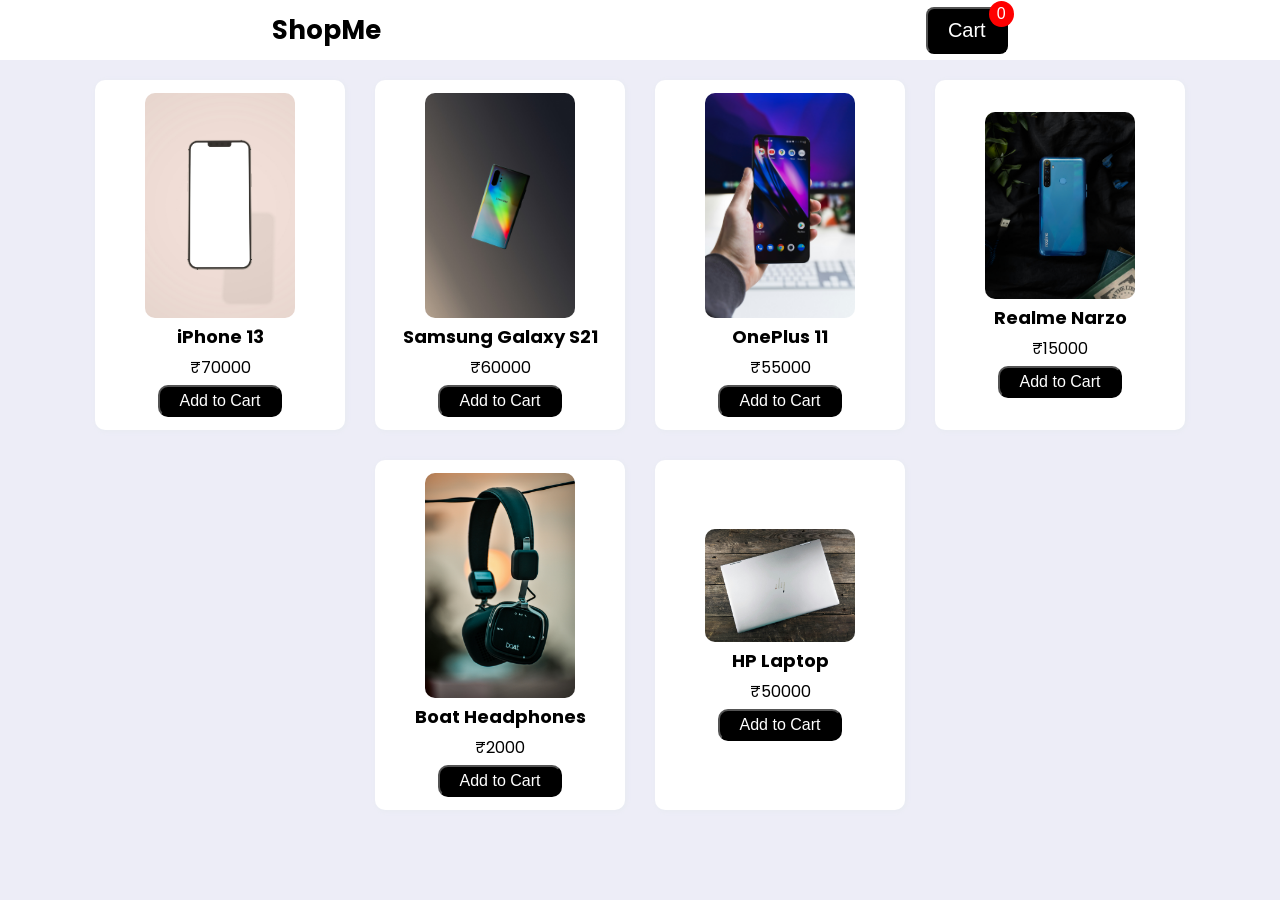
<file: CommerceCart/index.html>
<!DOCTYPE html>
<html lang="en">
  <head>
    <meta charset="UTF-8" />
    <meta name="viewport" content="width=device-width, initial-scale=1.0" />
    <link rel="preconnect" href="https://fonts.googleapis.com" />
    <link rel="preconnect" href="https://fonts.gstatic.com" crossorigin />
    <link
      href="https://fonts.googleapis.com/css2?family=Poppins:ital,wght@0,100;0,200;0,300;0,400;0,500;0,600;0,700;0,800;0,900;1,100;1,200;1,300;1,400;1,500;1,600;1,700;1,800;1,900&display=swap"
      rel="stylesheet"
    />
    <link rel="stylesheet" href="style.css" />
    <title>E Commerce Cart</title>
  </head>
  <body>
    <div class="main">
      <div class="header">
        <div class="header-logo">ShopMe</div>
        <button id="cart-header-btn"><span id="card-count">2</span>Cart</button>
      </div>
      <div class="content"></div>
    </div>
    <script src="script.js"></script>
  </body>
</html>
</file>
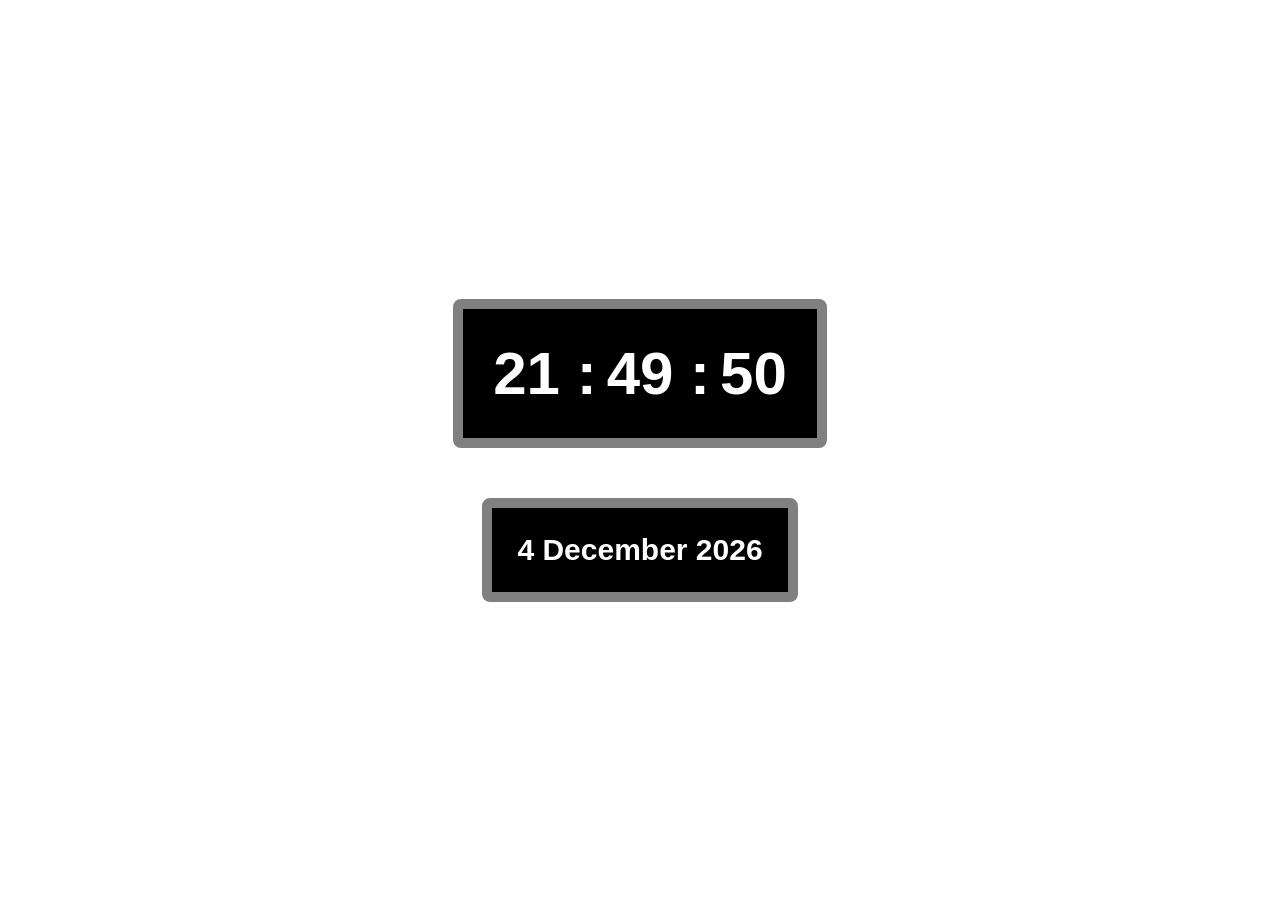
<file: DigitalClock/index.html>
<!DOCTYPE html>
<html lang="en">
  <head>
    <meta charset="UTF-8" />
    <meta name="viewport" content="width=device-width, initial-scale=1.0" />
    <link rel="stylesheet" href="style.css" />
    <title>Digital Clock</title>
  </head>
  <body>
    <div class="main">
      <div class="digit-text" id="digit-hours">00 :</div>
      <div class="digit-text" id="digit-minutes">00 :</div>
      <div class="digit-text" id="digit-seconds">00</div>
    </div>
    <div class="display-month-year">
      <h1 id="display-date-month-year-el">11 March 2024</h1>
    </div>
    <script src="script.js"></script>
  </body>
</html>
</file>
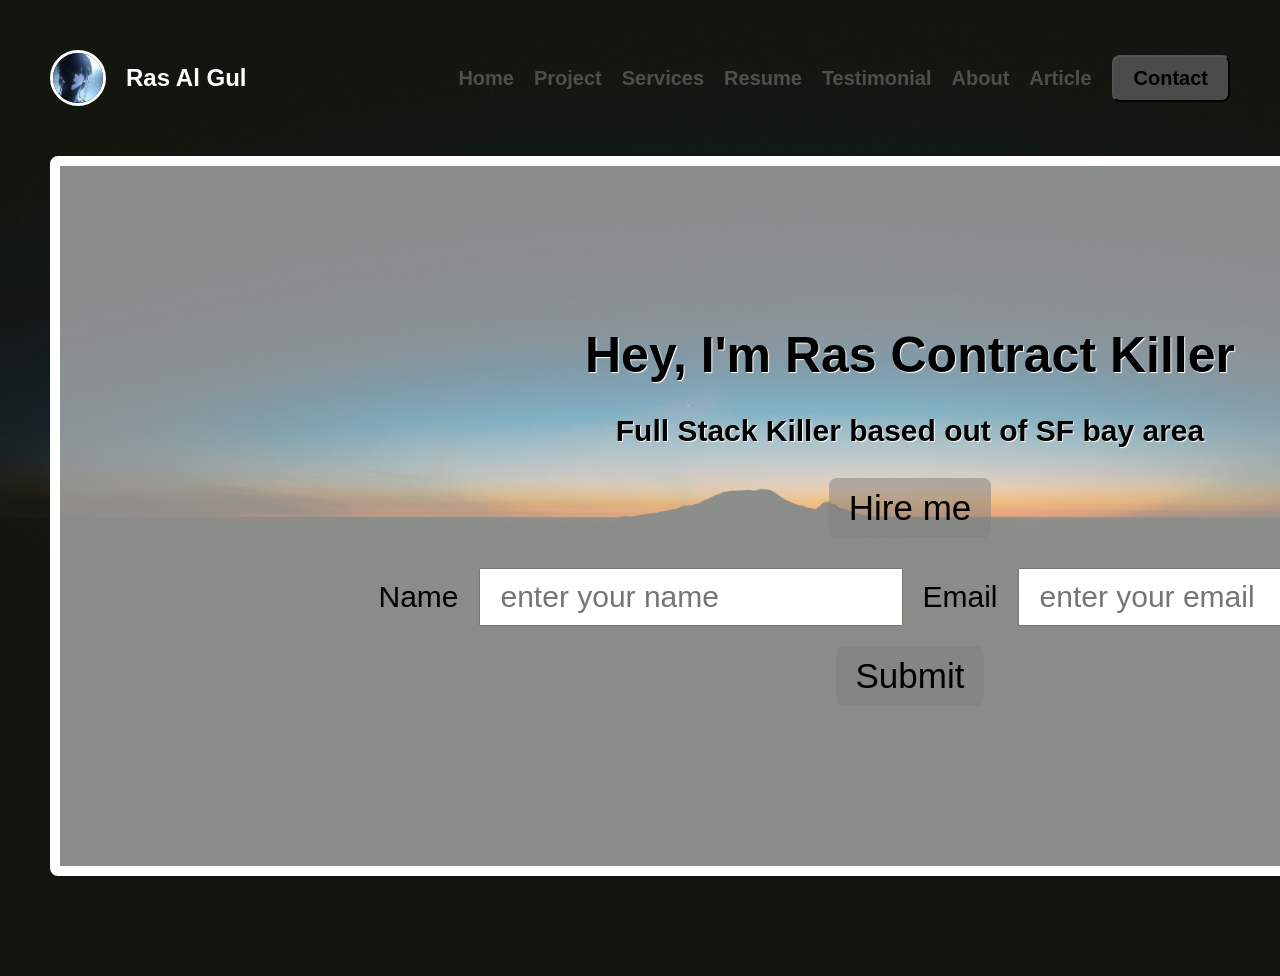
<file: FormvalidateJS/index.html>
<!DOCTYPE html>
<html lang="en">
  <head>
    <meta charset="UTF-8" />
    <meta name="viewport" content="width=device-width, initial-scale=1.0" />
    <link rel="stylesheet" href="styles.css" />
    <title>Portfolio</title>
  </head>
  <body>
    <nav class="nav-section">
      <div class="nav-logo-section">
        <img src="images/pfp.jpeg" alt="dark profile picture" />
        <h1>Ras Al Gul</h1>
      </div>
      <div class="nav-infos">
        <a href="#home">Home</a>
        <a href="#project">Project</a>
        <a href="#services">Services</a>
        <a href="#resume">Resume</a>
        <a href="#testimonal">Testimonial</a>
        <a href="#about">About</a>
        <a href="#article">Article</a>
        <button>Contact</button>
      </div>
    </nav>
    <div class="hero">
      <h1>Hey, I'm Ras Contract Killer</h1>
      <h3>Full Stack Killer based out of SF bay area</h3>
      <button>Hire me</button>
      <form
        action=""
        name="myForm"
        onsubmit="return validateForm()"
        method="post"
      >
        <div>
          <label for="name">Name</label>
          <input
            type="text"
            name="name"
            id="name-el"
            placeholder="enter your name"
          />
          <label for="email">Email</label>
          <input
            type="email"
            name="email"
            id="email-el"
            placeholder="enter your email"
          />
        </div>

        <button type="submit">Submit</button>
      </form>
    </div>

    <script src="script.js"></script>
  </body>
</html>
</file>
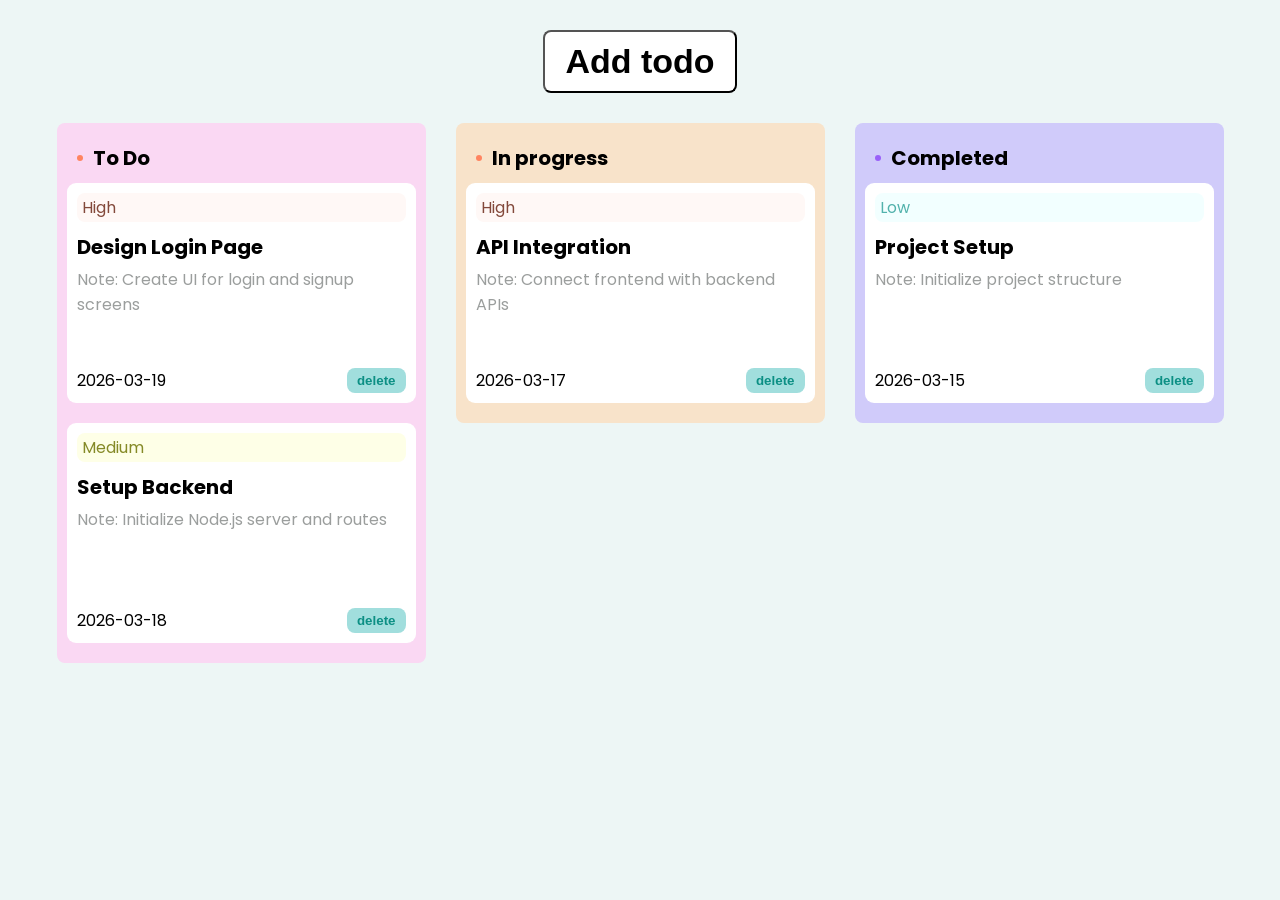
<file: KanbanBoard/index.html>
<!DOCTYPE html>
<html lang="en">
  <head>
    <meta charset="UTF-8" />
    <meta name="viewport" content="width=device-width, initial-scale=1.0" />
    <link rel="preconnect" href="https://fonts.googleapis.com" />
    <link rel="preconnect" href="https://fonts.gstatic.com" crossorigin />
    <link
      href="https://fonts.googleapis.com/css2?family=Poppins:ital,wght@0,100;0,200;0,300;0,400;0,500;0,600;0,700;0,800;0,900;1,100;1,200;1,300;1,400;1,500;1,600;1,700;1,800;1,900&display=swap"
      rel="stylesheet"
    />
    <link rel="stylesheet" href="styles.css" />
    <title>KanBan Board</title>
  </head>
  <body>
    <div class="main">
      <button id="add-todo-btn">Add todo</button>
      <div class="sub-main">
        <div class="todo-main">
          <div class="todo-title"><span></span>To Do</div>
          <div class="todo-content"></div>
        </div>
        <div class="progress-main">
          <div class="progress-title"><span></span>In progress</div>
          <div class="progress-content">
            <div class="card">
              <div class="card-title">Lorem Ipsum</div>
              <div class="card-note">
                Note: Lorem Ipsum is simply dummy text of the printing and
                typesetting industry. Lorem Ipsum has been the industry's
                standard dummy text ever since the 1500s, when an unknown
                printer took a galley of type and scrambled it to make a type
                specimen book. It has survived not only five centuries, but also
                the leap into electronic typesetting, remaining essentially
                unchanged. It was popularized in the 1960s with the release of
                Learjet sheets containing Lorem Ipsum passages, and more
                recently with desktop publishing software like lad's PageMaker
                including versions of Lorem Ipsum.
              </div>
            </div>
          </div>
        </div>
        <div class="complete-main">
          <div class="complete-title"><span></span>Completed</div>
          <div class="complete-content">
            <div class="card">
              <div class="card-title">Lorem Ipsum</div>
              <div class="card-note">
                Note: Lorem Ipsum is simply dummy text of the printing and
                typesetting industry. Lorem Ipsum has been the industry's
                standard dummy text ever since the 1500s, when an unknown
                printer took a galley of type and scrambled it to make a type
                specimen book. It has survived not only five centuries, but also
                the leap into electronic typesetting, remaining essentially
                unchanged. It was popularized in the 1960s with the release of
                Learjet sheets containing Lorem Ipsum passages, and more
                recently with desktop publishing software like lad's PageMaker
                including versions of Lorem Ipsum.
              </div>
            </div>
          </div>
        </div>
      </div>
    </div>
    <script src="scripts.js"></script>
  </body>
</html>
</file>
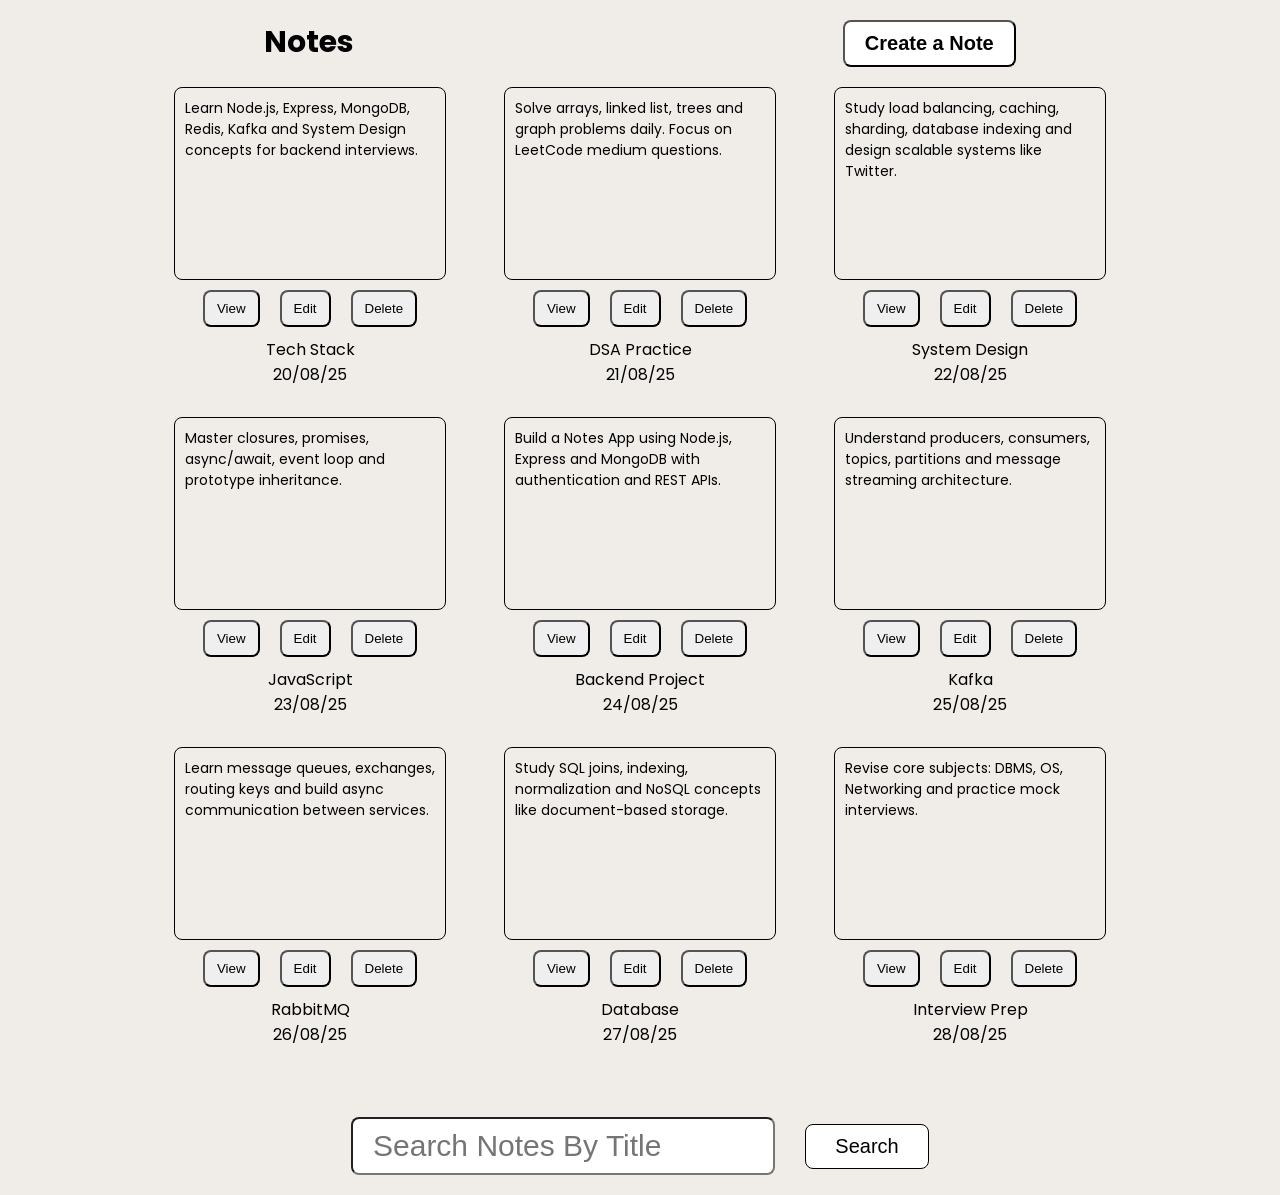
<file: NotesApp/index.html>
<!DOCTYPE html>
<html lang="en">
  <head>
    <meta charset="UTF-8" />
    <meta name="viewport" content="width=device-width, initial-scale=1.0" />
    <link rel="preconnect" href="https://fonts.googleapis.com" />
    <link rel="preconnect" href="https://fonts.gstatic.com" crossorigin />
    <link
      href="https://fonts.googleapis.com/css2?family=Poppins:ital,wght@0,100;0,200;0,300;0,400;0,500;0,600;0,700;0,800;0,900;1,100;1,200;1,300;1,400;1,500;1,600;1,700;1,800;1,900&display=swap"
      rel="stylesheet"
    />
    <link rel="stylesheet" href="style.css" />
    <title>Notes App</title>
  </head>
  <body>
    <div class="main">
      <div class="header">
        <div class="header-logo">Notes</div>
        <button id="create-note-btn-el">Create a Note</button>
      </div>
      <div class="container"></div>
      <div class="search-container">
        <input
          type="text"
          id="search-input-el"
          placeholder="Search Notes By Title"
        />
        <button id="search-btn-el">Search</button>
      </div>
    </div>
    <script src="script.js"></script>
  </body>
</html>
</file>
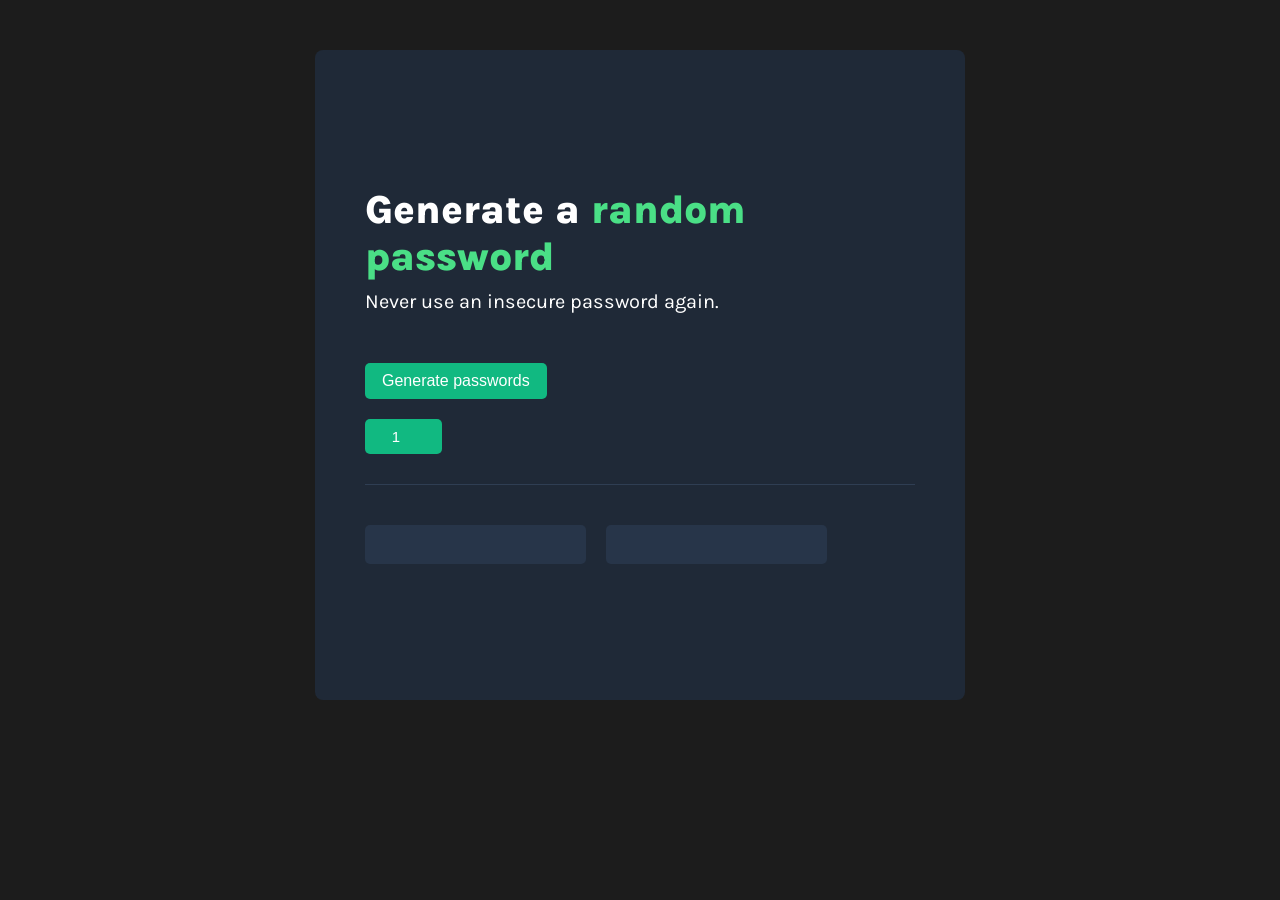
<file: PasswordGenerator/index.html>
<!DOCTYPE html>
<html lang="en">
  <head>
    <meta charset="UTF-8" />
    <meta name="viewport" content="width=device-width, initial-scale=1.0" />
    <link rel="preconnect" href="https://fonts.googleapis.com" />
    <link rel="preconnect" href="https://fonts.gstatic.com" crossorigin />
    <link
      href="https://fonts.googleapis.com/css2?family=Karla:ital,wght@0,200..800;1,200..800&display=swap"
      rel="stylesheet"
    />
    <link rel="stylesheet" href="styles.css" />

    <title>Password Generator</title>
  </head>
  <body>
    <div class="container">
      <div class="main">
        <div id="main-title">Generate a <span>random password</span></div>
        <div id="sub-title">Never use an insecure password again.</div>
      </div>
      <div class="generate-fun">
        <div class="generate-btn-div">
          <button id="generate-btn" onclick="generatePasswords()">
            Generate passwords
          </button>

          <input
            type="number"
            name="number"
            id="number-el"
            min="1"
            max="25"
            value="1"
          />
        </div>
        <div class="generate-passwords">
          <div
            class="generate-password"
            id="first-password-generate-el"
            onclick="copyToClipBoardFirst()"
          ></div>
          <div
            class="generate-password"
            id="second-password-generate-el"
            onclick="copyToClipBoardSecond()"
          ></div>
        </div>
      </div>
    </div>

    <!-- javascript (start) -->
    <script src="script.js"></script>
    <!-- javascript (end) -->
  </body>
</html>
</file>
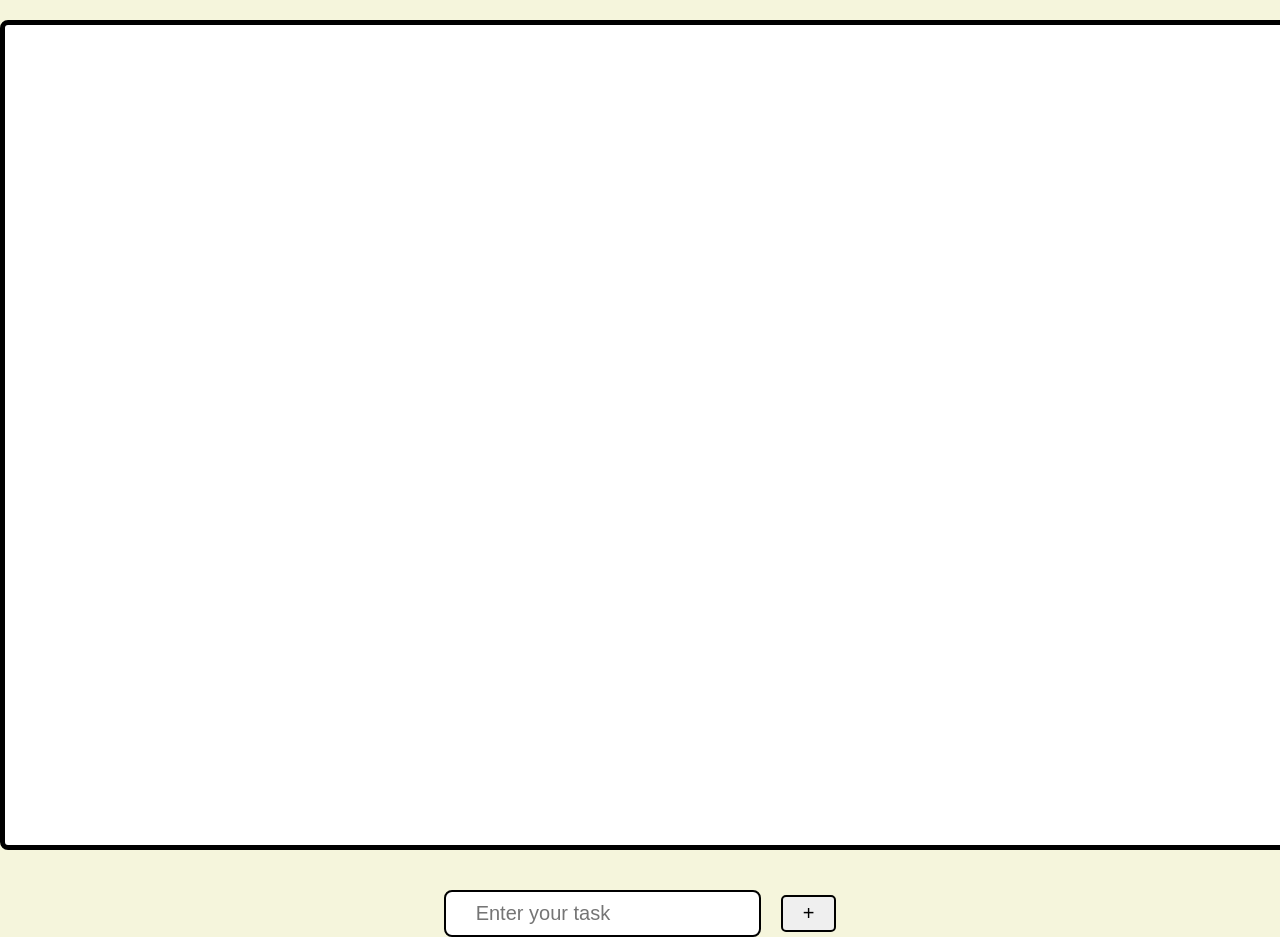
<file: PersonalDasboard/index.html>
<!DOCTYPE html>
<html lang="en">
  <head>
    <meta charset="UTF-8" />
    <meta name="viewport" content="width=device-width, initial-scale=1.0" />
    <link rel="stylesheet" href="styles.css" />
    <title>Productivity Dashboard</title>
  </head>
  <body>
    <div class="main">
      <div class="display-container" id="display-container-el"></div>
      <div class="function-btns">
        <input
          type="text"
          name="todo"
          id="todo-el"
          placeholder="Enter your task"
        />
        <button id="add-btn-el">+</button>
      </div>
    </div>
    <script src="script.js"></script>
  </body>
</html>
</file>
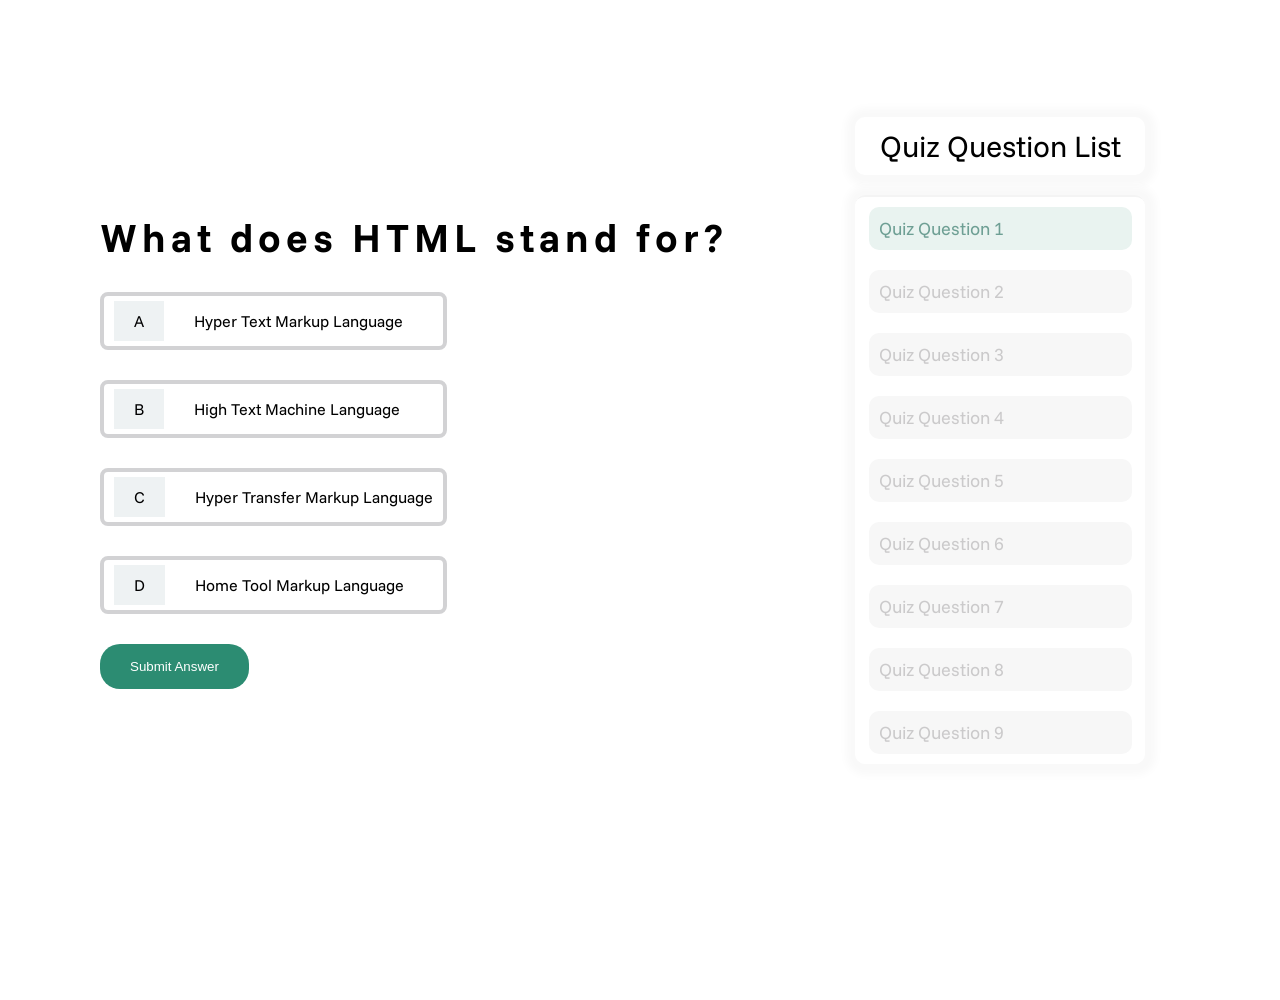
<file: QuizApplication/index.html>
<!DOCTYPE html>
<html lang="en">
  <head>
    <meta charset="UTF-8" />
    <meta name="viewport" content="width=device-width, initial-scale=1.0" />
    <link rel="preconnect" href="https://fonts.googleapis.com" />
    <link rel="preconnect" href="https://fonts.gstatic.com" crossorigin />
    <link
      href="https://fonts.googleapis.com/css2?family=Funnel+Sans:ital,wght@0,300..800;1,300..800&family=Roboto+Mono:ital,wght@0,100..700;1,100..700&display=swap"
      rel="stylesheet"
    />
    <link rel="stylesheet" href="styles.css" />
    <title>Quiz Application</title>
  </head>
  <body>
    <div class="main-container">
      <div class="question-select-ans-div">
        <div id="question-title">What is the capital of India?</div>
        <div class="questions-options">
          <div class="questions-option">
            <div class="questions-alphabets">A</div>
            <div class="question-option-choose">Delhi</div>
          </div>
          <div class="questions-option">
            <div class="questions-alphabets">B</div>
            <div class="question-option-choose">Mumbai</div>
          </div>
          <div class="questions-option">
            <div class="questions-alphabets">C</div>
            <div class="question-option-choose">KolKata</div>
          </div>
          <div class="questions-option">
            <div class="questions-alphabets">D</div>
            <div class="question-option-choose">Kabul</div>
          </div>
        </div>
        <button id="submit-button">Submit Answer</button>
      </div>
      <div class="quiz-questions-div">
        <div class="quiz-list-title">Quiz Question List</div>
        <div class="quiz-list">
          <div class="question-back-forth-section">Quiz Question 1</div>
          <div class="question-back-forth-section">Quiz Question 2</div>
          <div class="question-back-forth-section">Quiz Question 3</div>
          <div class="question-back-forth-section">Quiz Question 4</div>
          <div class="question-back-forth-section">Quiz Question 5</div>
          <div class="question-back-forth-section">Quiz Question 6</div>
          <div class="question-back-forth-section">Quiz Question 7</div>
          <div class="question-back-forth-section">Quiz Question 8</div>
          <div class="question-back-forth-section">Quiz Question 9</div>
        </div>
      </div>
    </div>
    <script src="script.js"></script>
  </body>
</html>
</file>
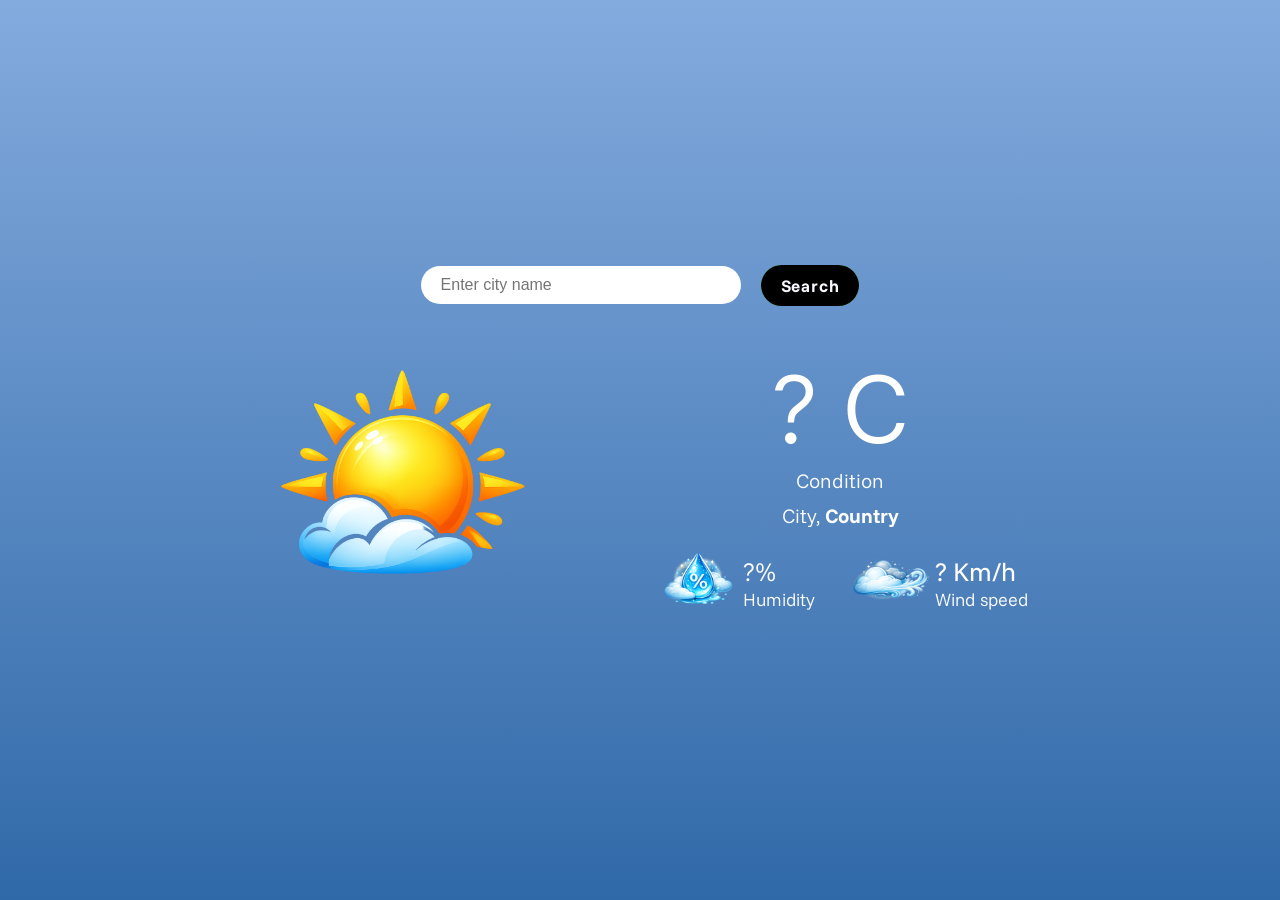
<file: WeatherApp/index.html>
<!DOCTYPE html>
<html lang="en">
  <head>
    <meta charset="UTF-8" />
    <meta name="viewport" content="width=device-width, initial-scale=1.0" />
    <link rel="preconnect" href="https://fonts.googleapis.com" />
    <link rel="preconnect" href="https://fonts.gstatic.com" crossorigin />
    <link
      href="https://fonts.googleapis.com/css2?family=Funnel+Sans:ital,wght@0,300..800;1,300..800&display=swap"
      rel="stylesheet"
    />
    <link rel="stylesheet" href="styles.css" />
    <title>Weather Cast</title>
  </head>
  <body>
    <div class="main">
      <div class="city-input">
        <input
          type="text"
          name="city"
          id="city-input-el"
          placeholder="Enter city name"
        />
        <button class="buttonx" id="button-search-el">
          <span>Search</span>
        </button>
      </div>

      <div class="display-information">
        <img
          id="logo-el"
          src="images/sunny-logo.png"
          alt="weather icons shows condition of city"
        />
        <div class="info-div">
          <div class="temperature-div">
            <h1 id="temperature-el">? C</h1>
            <div id="sky-condition-el">Condition</div>
          </div>
          <div class="location-div">
            <div id="city-name-el">City,</div>
            <div id="country-name-el">Country</div>
          </div>
          <div class="weather-stats-div">
            <div class="humidity-div">
              <img
                src="images/humidity-drop-logo.png"
                alt="rain drop logo for humidity"
              />
              <div class="humidity-info-div">
                <div id="humidity-el">?%</div>
                <div id="humidity-text-el">Humidity</div>
              </div>
            </div>
            <div class="wind-stats">
              <img src="images/wind-logo.png" alt="wind blowing logo" />
              <div class="wind-speed-stats">
                <div id="wind-speed-el">? Km/h</div>
                <div id="wind-speed-text">Wind speed</div>
              </div>
            </div>
          </div>
        </div>
      </div>
    </div>
    <script src="script.js"></script>
  </body>
</html>
</file>
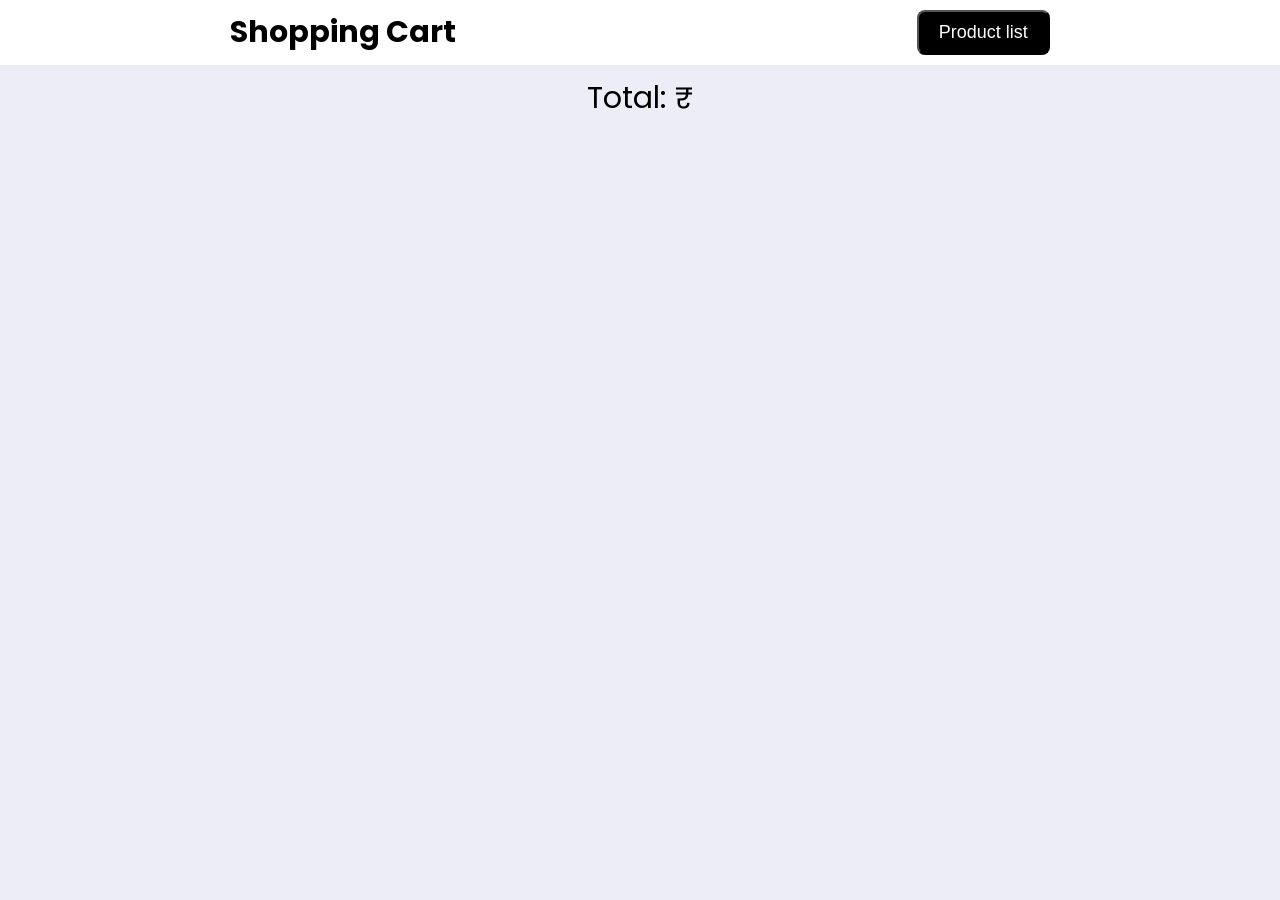
<file: CommerceCart/Cartpage/Cartpage.html>
<!DOCTYPE html>
<html lang="en">
  <head>
    <meta charset="UTF-8" />
    <meta name="viewport" content="width=device-width, initial-scale=1.0" />
    <link rel="preconnect" href="https://fonts.googleapis.com" />
    <link rel="preconnect" href="https://fonts.gstatic.com" crossorigin />
    <link
      href="https://fonts.googleapis.com/css2?family=Poppins:ital,wght@0,100;0,200;0,300;0,400;0,500;0,600;0,700;0,800;0,900;1,100;1,200;1,300;1,400;1,500;1,600;1,700;1,800;1,900&display=swap"
      rel="stylesheet"
    />
    <link rel="stylesheet" href="style.css" />
    <title>Cart Page</title>
  </head>
  <body>
    <div class="main">
      <div class="header">
        <div class="header-name">Shopping Cart</div>
        <button id="product-list-page-btn">Product list</button>
      </div>
      <div class="content"></div>
      <div class="footer">
        <div id="total-price-el">Total: ₹</div>
      </div>
    </div>
    <script src="script.js"></script>
  </body>
</html>
</file>
<file: CommerceCart/style.css>
* {
  margin: 0;
  padding: 0;
}

body {
  font-family: "Poppins", sans-serif;
  background-color: #ededf7;
}

.main {
  display: flex;
  flex-direction: column;
  gap: 30px;
  margin-top: 50px;
}

.header {
  height: 60px;
  display: flex;
  justify-content: space-around;
  align-items: center;
  position: fixed;
  width: 100%;
  top: 0;
  z-index: 1000;
  background-color: white;
}

.header-logo {
  font-size: 26px;
  font-weight: bolder;
}

#cart-header-btn {
  position: relative;
  padding: 10px 20px;
  font-size: 20px;
  border-radius: 8px;
  background-color: black;
  color: white;
  display: inline-block;
}

#cart-header-btn:hover {
  cursor: pointer;
  background-color: white;
  color: black;
}

#card-count {
  position: absolute;
  top: -8px;
  right: -8px;
  background-color: red;
  color: white;
  font-size: 16px;
  padding: 4px 8px;
  border-radius: 50%;
}

.content {
  display: flex;
  flex-direction: row;
  flex-wrap: wrap;
  gap: 30px;
  justify-content: center;
  align-items: center;
  margin: 30px 60px 30px 60px;
}

.product-card {
  width: 250px;
  height: 350px;
  border-radius: 10px;
  box-shadow: 1px 1px 4px 1px #e8ebf2;
  background-color: white;
  display: flex;
  flex-direction: column;
  justify-content: center;
  align-items: center;
  gap: 5px;
}

.product-card-img {
  width: 150px;
  border-radius: 10px;
}

.product-card-title {
  font-size: 18px;
  font-weight: bold;
}

.product-card-add-to-cart-btn {
  font-size: 16px;
  padding: 5px 20px 5px 20px;
  border-radius: 10px;
  background-color: black;
  color: white;
}

.product-card-add-to-cart-btn:hover {
  background-color: white;
  color: black;
  cursor: pointer;
}
</file>
<file: DigitalClock/style.css>
* {
  margin: 0;
  padding: 0;
}

body {
  font-family: "Gill Sans", "Gill Sans MT", Calibri, "Trebuchet MS", sans-serif;
  height: 100vh;
  display: flex;
  justify-content: center;
  align-items: center;
  flex-direction: column;
  gap: 50px;
}

.main {
  display: flex;
  justify-content: center;
  align-items: center;
  gap: 10px;
  padding: 30px;
  border-radius: 8px;
  border: 10px solid grey;
  background-color: black;
}

.digit-text {
  font-size: 60px;
  font-weight: bold;
  color: white;
}

.display-month-year {
  display: flex;
  background-color: black;
  padding: 25px;
  border-radius: 8px;
  border: 10px solid grey;
}

.display-month-year h1 {
  font-size: 30px;
  color: white;
  font-weight: bold;
}
</file>
<file: FormvalidateJS/styles.css>
* {
  margin: 0;
  padding: 0;
}

body {
  background-image: url("images/background-image.jpg");
  background-size: cover;
  padding: 50px;
  font-family: "Gill Sans", "Gill Sans MT", Calibri, "Trebuchet MS", sans-serif;
}

.nav-section {
  display: flex;
  justify-content: space-between;
  color: white;
}

.nav-logo-section {
  display: flex;
  flex-direction: row;
  justify-content: center;
  align-items: center;
  gap: 20px;
}

.nav-logo-section img {
  width: 50px;
  height: 50px;
  border: 3px solid white;
  border-radius: 50%;
}

.nav-infos {
  display: flex;
  flex-direction: row;
  justify-content: center;
  align-items: center;
  gap: 20px;
}

.nav-infos a {
  text-decoration: none;
  color: rgba(232, 227, 227, 0.278);
  font-size: 20px;
  font-weight: 600;
}

.nav-infos a:hover {
  color: white;
  cursor: pointer;
}

.nav-infos button {
  font-weight: 600;
  font-size: 20px;
  padding: 10px 20px 10px 20px;
  border-radius: 8px;
  background-color: rgba(128, 128, 128, 0.507);
}

.nav-infos button:hover {
  background-color: white;
  cursor: pointer;
}

.hero {
  margin: 50px auto;
  width: 1700px;
  height: 700px;
  background-color: rgba(255, 255, 255, 0.504);
  border-radius: 8px;
  border: 10px solid white;
  display: flex;
  flex-direction: column;
  justify-content: center;
  align-items: center;
  gap: 30px;
}

.hero h1 {
  font-size: 50px;
  text-shadow: 1px 1px 1px white;
}

.hero h3 {
  font-size: 30px;
  text-shadow: 1px 1px 1px white;
}

.hero button {
  font-size: 35px;
  padding: 10px 20px 10px 20px;
  border-radius: 8px;
  border: none;
  background-color: rgba(128, 128, 128, 0.507);
}

.hero button:hover {
  background-color: white;
  cursor: pointer;
}

.hero form {
  display: flex;
  flex-direction: column;
  justify-content: center;
  align-items: center;
  gap: 20px;
}

.hero label {
  font-size: 30px;
}

.hero input {
  font-size: 30px;
  padding: 10px 20px 10px 20px;
}

.hero div {
  display: flex;
  flex-direction: row;
  justify-content: center;
  align-items: center;
  gap: 20px;
}
</file>
<file: KanbanBoard/styles.css>
* {
  margin: 0;
  padding: 0;
}

body {
  font-family: "Poppins", sans-serif;
  background-color: #edf6f5;
}

.main {
  margin: 30px;
  display: flex;
  flex-direction: column;
  justify-content: center;
  align-items: center;
  gap: 30px;
}

.todo-main {
  border-radius: 8px;
  background-color: #fad8f3;
  flex: 2;
  padding: 20px;
}

.todo-title {
  font-size: 20px;
  font-weight: bold;
  display: flex;
  align-items: center;
  gap: 10px;
}

.todo-title span {
  color: #ff8461;
  width: 6px;
  height: 6px;
  background-color: #ff8460;
  border-radius: 50%;
}

.todo-content {
  display: flex;
  flex-direction: column;
  margin-top: 10px;
  gap: 20px;
}

.progress-main {
  border-radius: 8px;
  background-color: #f8e3ca;
  flex: 2;
  padding: 20px;
}

.progress-title {
  font-size: 20px;
  font-weight: bold;
  display: flex;
  align-items: center;
  gap: 10px;
}

.progress-title span {
  color: #ff8461;
  width: 6px;
  height: 6px;
  background-color: #ff8460;
  border-radius: 50%;
}

.progress-content {
  display: flex;
  flex-direction: column;
  margin-top: 10px;
  gap: 20px;
}

.complete-main {
  border-radius: 8px;
  background-color: #d0cbfa;
  flex: 2;
  padding: 20px;
}

.complete-title {
  font-size: 20px;
  font-weight: bold;
  display: flex;
  align-items: center;
  gap: 10px;
}

.complete-title span {
  color: #ff8461;
  width: 6px;
  height: 6px;
  background-color: #9960f9;
  border-radius: 50%;
}

.complete-content {
  display: flex;
  flex-direction: column;
  margin-top: 10px;
  gap: 20px;
}

.card {
  width: 100%;
  min-width: 0;
  height: 200px;
  background-color: #ffffff;
  border-radius: 9px;
  padding: 10px;
  display: flex;
  flex-direction: column;
  justify-content: space-between;
  align-items: stretch;
}

.card-body {
  flex: 1;
  min-width: 0;
  min-height: 0;
  display: flex;
  flex-direction: column;
}

.card-priority-low {
  background-color: #f2ffff;
  padding: 2px 5px 2px 5px;
  border-radius: 8px;
  margin-bottom: 10px;
  color: #52b2ac;
  display: inline-block;
}

.card-priority-medium {
  background-color: #feffe7;
  padding: 2px 5px 2px 5px;
  border-radius: 8px;
  margin-bottom: 10px;
  color: #858a27;
  display: inline-block;
}

.card-priority-high {
  background-color: #fff8f6;
  padding: 2px 5px 2px 5px;
  border-radius: 8px;
  margin-bottom: 10px;
  color: #83493b;
  display: inline-block;
}

.card-title {
  font-size: 20px;
  font-weight: bold;
  margin-bottom: 5px;
}

.card-note {
  font-size: 16px;
  color: #9b9e9d;
  overflow-y: auto;
}

.card-title,
.card-note {
  max-width: 100%;
  white-space: normal;
  overflow-wrap: anywhere;
  word-break: break-word;
  overflow: hidden;
  display: -webkit-box;
  -webkit-line-clamp: 4;
  -webkit-box-orient: vertical;
}

.todo-content,
.progress-content,
.complete-content {
  min-height: 150px;
  min-width: 250px;
  align-items: stretch;
}

.todo-content:empty,
.progress-content:empty,
.complete-content:empty {
  border: 2px dashed red;
}

.sub-main {
  display: flex;
  flex-direction: row;
  gap: 30px;
  justify-content: space-evenly;
  align-items: flex-start;
  gap: 30px;
}

#add-todo-btn {
  background-color: white;
  font-size: 34px;
  color: black;
  font-weight: bold;
  padding: 10px 20px 10px 20px;
  border-radius: 8px;
}

#add-todo-btn:hover {
  background-color: black;
  color: white;
  cursor: pointer;
}

.modal {
  position: fixed;
  z-index: 1;
  padding-top: 100px;
  left: 0;
  top: 0;
  width: 100%;
  height: 100%;
  overflow: auto;
  background-color: rgb(0, 0, 0);
  background-color: rgba(0, 0, 0, 0.4);
}

.modal-content {
  background-color: white;
  border: 1px solid black;
  border-radius: 8px;
  width: 80%;
  height: 80%;
  margin: auto;
  overflow-y: scroll;
  display: flex;
  flex-direction: column;
  padding: 20px;
  gap: 30px;
}

.card-footer {
  display: flex;
  flex-direction: row;
  justify-content: space-between;
  width: 100%;
}

.card-delete-btn {
  padding: 5px 10px 5px 10px;
  border-radius: 8px;
  border: none;
  background-color: #a1dedd;
  color: rgb(12, 143, 132);
  font-weight: bold;
}

.card-delete-btn:hover {
  color: white;
  background-color: #2e968f;
  cursor: pointer;
}

.todo-content,
.progress-content,
.complete-content {
  align-items: center;
}

#priority-select {
  font-size: 20px;
  border: 1px solid black;
  border-radius: 10px;
  padding: 10px;
}

#modal-title {
  font-size: 26px;
  border: none;
  padding: 10px;
}

#modal-textarea {
  display: flex;
  align-items: center;
  font-size: 22px;
  padding: 10px;
  height: 250px;
  resize: none;
}

.modal-btns-div {
  display: flex;
  flex-direction: row;
  gap: 30px;
  justify-content: center;
  align-content: center;
}

.modal-btn {
  font-size: 30px;
  padding: 10px 20px 10px 20px;
  border-radius: 8px;
  background-color: white;
  color: black;
}

.modal-btn:hover {
  background-color: black;
  color: white;
  cursor: pointer;
}
</file>
<file: NotesApp/style.css>
* {
  padding: 0;
  margin: 0;
}

body {
  font-family: "Poppins", sans-serif;
  background-color: rgb(240, 237, 233);
}

.main {
  display: flex;
  flex-direction: column;
  gap: 20px;
  padding: 20px;
}

.header {
  display: flex;
  flex-direction: row;
  justify-content: space-around;
}

.header-logo {
  font-size: 30px;
  font-weight: bolder;
}

#create-note-btn-el {
  padding: 10px 20px 10px 20px;
  font-size: 20px;
  font-weight: bold;
  background-color: white;
  color: black;
  border-radius: 8px;
}

#create-note-btn-el:hover {
  background-color: black;
  color: white;
  cursor: pointer;
}

.container {
  display: flex;
  flex-wrap: wrap;
  justify-content: center;
  gap: 30px;
  font-family: "Poppins", sans-serif;
}

.note-card {
  width: 300px;
  height: 300px;
  display: flex;
  flex-direction: column;
  justify-content: end;
  align-items: center;
  gap: 10px;
}

.note-card:hover {
  transform: scale(1.05);
  transition: 0.2s ease;
  cursor: pointer;
}

.content-preview {
  width: 250px;
  height: 250px;
  border: 1px solid black;
  border-radius: 8px;
  padding: 10px;
  font-size: 14px;
  line-height: 1.5;
  overflow: hidden;
  text-overflow: ellipsis;
  display: -webkit-box;
  line-clamp: 8;
  -webkit-box-orient: vertical;
}

.action-btns {
  display: flex;
  flex-direction: row;
  gap: 20px;
}

.action-btns button {
  padding: 9px 12px 9px 12px;
  border-radius: 8px;
}

.action-btns button:hover {
  background-color: black;
  color: white;
  cursor: pointer;
}

.note-card-footer {
  display: flex;
  flex-direction: column;
  justify-content: end;
  align-items: center;
}

.modal {
  position: fixed;
  z-index: 1;
  padding-top: 100px;
  left: 0;
  top: 0;
  width: 100%;
  height: 100%;
  overflow: auto;
  background-color: rgb(0, 0, 0);
  background-color: rgba(0, 0, 0, 0.4);
}

.modal-content {
  background-color: white;
  border: 1px solid black;
  border-radius: 8px;
  width: 80%;
  height: 80%;
  margin: auto;
  overflow-y: scroll;
  display: flex;
  flex-direction: column;
  padding: 20px;
  gap: 30px;
}

#title-add-modal {
  border: none;
  font-size: 30px;
  font-weight: bold;
}

#title-add-modal:focus {
  outline: none;
}

#textarea-add-modal {
  border: none;
  width: 100%;
  height: 70%;
  font-size: 20px;
  overflow-y: scroll;
}

#textarea-add-modal:focus {
  outline: none;
}

.add-modal-note-btn-div {
  display: flex;
  justify-content: center;
  align-items: center;
  gap: 20px;
}

#save-btn-modal {
  font-size: 20px;
  width: 10%;
  padding: 10px 20px 10px 20px;
  border: 1px solid black;
  border-radius: 8px;
  align-self: center;
  background-color: white;
  color: black;
}

#save-btn-modal:hover {
  background-color: black;
  color: white;
  cursor: pointer;
}

#close-btn-modal {
  font-size: 20px;
  width: 10%;
  padding: 10px 20px 10px 20px;
  border: 1px solid black;
  border-radius: 8px;
  align-self: center;
  background-color: white;
  color: black;
}

#close-btn-modal:hover {
  background-color: black;
  color: white;
  cursor: pointer;
}

.modal-title-view {
  font-size: 30px;
  font-weight: bold;
}

.content-view {
  width: 100%;
  height: 70%;
  font-size: 20px;
  overflow-y: scroll;
}

#close-view-btn-modal {
  font-size: 20px;
  width: 10%;
  padding: 10px 20px 10px 20px;
  border: 1px solid black;
  border-radius: 8px;
  align-self: center;
  background-color: white;
  color: black;
}

#close-view-btn-modal:hover {
  background-color: black;
  color: white;
  cursor: pointer;
}

#edit-save-btn-modal {
  font-size: 20px;
  width: 10%;
  padding: 10px 20px 10px 20px;
  border: 1px solid black;
  border-radius: 8px;
  align-self: center;
  background-color: white;
  color: black;
}

#edit-save-btn-modal:hover {
  background-color: black;
  color: white;
  cursor: pointer;
}

#edit-close-btn-modal {
  font-size: 20px;
  width: 10%;
  padding: 10px 20px 10px 20px;
  border: 1px solid black;
  border-radius: 8px;
  align-self: center;
  background-color: white;
  color: black;
}

#edit-close-btn-modal:hover {
  background-color: black;
  color: white;
  cursor: pointer;
}

#title-edit-modal {
  border: none;
  font-size: 30px;
  font-weight: bold;
}

#title-edit-modal:focus {
  outline: none;
}

#textarea-edit-modal {
  border: none;
  width: 100%;
  height: 70%;
  font-size: 20px;
  overflow-y: scroll;
}

#textarea-edit-modal:focus {
  outline: none;
}

.search-container {
  margin-top: 50px;
  display: flex;
  justify-content: center;
  align-items: center;
  gap: 30px;
}

#search-input-el {
  font-size: 30px;
  padding: 10px 20px 10px 20px;
  border-radius: 8px;
}

#search-btn-el {
  font-size: 20px;
  width: 10%;
  padding: 10px 20px 10px 20px;
  border: 1px solid black;
  border-radius: 8px;
  align-self: center;
  background-color: white;
  color: black;
}

#search-btn-el:hover {
  background-color: black;
  color: white;
  cursor: pointer;
}
</file>
<file: PasswordGenerator/styles.css>
* {
  margin: 0;
  padding: 0;
}

body {
  font-family: "Karla", sans-serif;
  align-items: center;
  background-color: #1c1c1c;
}

.container {
  background-color: #1f2937;
  font-family: inherit;
  width: 550px;
  height: 550px;
  margin: 50px auto;
  border-radius: 8px;
  padding: 50px;
  display: flex;
  flex-direction: column;
  justify-content: center;
  gap: 50px;
}

.main {
  display: flex;
  flex-direction: column;
  color: white;
  gap: 10px;
}

#main-title {
  font-size: 40px;
  font-weight: 800;
}

#main-title span {
  color: #4adf86;
}

#sub-title {
  font-size: 20px;
  font-weight: 400;
}

.generate-fun {
  display: flex;
  flex-direction: column;
}

.generate-btn-div {
  border-bottom: 1px solid #2f3e53;
  padding-bottom: 30px;
  display: flex;
  flex-direction: column;
  gap: 20px;
  justify-content: start;
  align-items: start;
}

#generate-btn {
  background-color: #11b981;
  color: white;
  padding: 9px 17px 9px 17px;
  font-size: 16px;
  font-weight: 500;
  border: none;
  border-radius: 5px;
}

#generate-btn:hover {
  cursor: pointer;
  background-color: green;
}

#number-el {
  padding: 9px 17px 9px 17px;
  background-color: #11b981;
  color: white;
  font-size: 15px;
  border: none;
  border-radius: 5px;
  text-align: center;
}

.generate-passwords {
  display: flex;
  flex-direction: row;
  gap: 20px;
  margin-top: 40px;
}

.generate-password {
  width: 221px;
  height: 39px;
  background-color: #273549;
  color: #55f991;
  display: flex;
  justify-content: center;
  align-items: center;
  border-radius: 5px;
}

.generate-password:hover {
  background-color: green;
  cursor: pointer;
}
</file>
<file: PersonalDasboard/styles.css>
* {
  padding: 0;
  margin: 0;
}

body {
  font-family: "Lucida Sans", "Lucida Sans Regular", "Lucida Grande",
    "Lucida Sans Unicode", Geneva, Verdana, sans-serif;
  background-color: beige;
}

.main {
  display: flex;
  flex-direction: column;
  gap: 20px;
}

.display-container {
  display: flex;
  flex-direction: column;
  flex-wrap: wrap;
  gap: 20px;
  justify-content: center;
  align-items: center;
  padding: 10px;
  margin: 20px auto;
  width: 1300px;
  height: 800px;
  border: 5px solid black;
  border-radius: 8px;
  background-color: white;
  position: relative;
}

.function-btns {
  display: flex;
  flex-direction: row;
  justify-content: center;
  align-items: center;
  gap: 20px;
}

#todo-el {
  padding: 10px 30px 10px 30px;
  border: 2px solid black;
  border-radius: 8px;
  font-family: inherit;
  font-size: 20px;
}

#add-btn-el {
  padding: 5px 20px 5px 20px;
  font-size: 20px;
  border: 2px solid black;
  border-radius: 5px;
}

#add-btn-el:hover {
  cursor: pointer;
  background-color: green;
  color: lightgreen;
}

.task {
  display: flex;
  flex-direction: row;
  border: 2px solid black;
}

.task-txt {
  text-align: center;
  padding: 10px;
  font-size: 16px;
  background-color: lightgrey;
  border: 1px solid black;
  position: relative;
}

.delete-btn {
  color: white;
  padding: 5px;
  background-color: lightcoral;
}

.delete-btn:hover {
  cursor: pointer;
  background-color: red;
}

.task-complete {
  text-align: center;
  padding: 10px;
  font-size: 16px;
  background-color: lightgrey;
  border: 1px solid black;
  position: relative;
  text-decoration-line: line-through;
}
</file>
<file: QuizApplication/styles.css>
* {
  margin: 0;
  padding: 0;
}

body {
  height: 100vh;
  font-family: "Funnel Sans", sans-serif;
}

.main-container {
  display: flex;
  flex-direction: row;
  justify-content: space-around;
  align-items: center;
  margin: 100px;
}

.question-select-ans-div {
  width: 1000px;
  height: 700px;
  display: flex;
  flex-direction: column;
  justify-content: center;
  align-items: start;
  gap: 30px;
}

#question-title {
  font-size: 40px;
  font-weight: bold;
  letter-spacing: 5px;
}

.questions-options {
  display: flex;
  flex-direction: column;
  gap: 30px;
}

.questions-option {
  display: flex;
  flex-direction: row;
  align-items: center;
  gap: 30px;
  border: 4px solid #d2d2d4;
  border-radius: 8px;
  padding: 5px 10px 5px 10px;
}

.questions-option:hover {
  border: 4px solid #7ba194;
  cursor: pointer;
}

.questions-alphabets {
  padding: 10px 20px 10px 20px;
  background-color: #eef2f3;
}

.questions-alphabets:hover {
  background-color: #e4f0ec;
}

#submit-button {
  padding: 15px 30px 15px 30px;
  border-radius: 20px;
  border: none;
  background-color: #2c8c72;
  color: white;
}

#submit-button:hover {
  background-color: green;
  cursor: pointer;
}

.quiz-questions-div {
  width: 500px;
  height: 700px;
  display: flex;
  flex-direction: column;
  justify-content: center;
  align-items: center;
}

.quiz-list-title {
  width: 75%;
  text-align: center;
  font-size: 30px;
  box-shadow: 1px 1px 8px 10px #f9f9f9;
  padding: 10px 10px 10px 10px;
  border-radius: 10px;
}

.quiz-list {
  display: flex;
  flex-direction: column;
  width: 75%;
  gap: 20px;
  margin: 20px auto;
  border-top: 2px solid #f4f4f4;
  padding: 10px 10px 10px 10px;
  align-items: center;
  box-shadow: 1px 1px 8px 10px #f9f9f9;
  border-radius: 10px;
}

.question-back-forth-section {
  width: 90%;
  padding: 10px 10px 10px 10px;
  font-size: 18px;
  background-color: #f7f7f7;
  border-radius: 10px;
  color: #cbcacb;
}

.question-back-forth-section:hover {
  cursor: pointer;
  background-color: #e9f3f0;
  color: #6e9f94;
}

#restart-btn {
  padding: 15px 30px 15px 30px;
  border-radius: 20px;
  border: none;
  background-color: #2c8c72;
  color: white;
}

#restart-btn:hover {
  background-color: green;
  cursor: pointer;
}
</file>
<file: WeatherApp/styles.css>
* {
  margin: 0;
  padding: 0;
}

body {
  height: 100vh;
  display: flex;
  flex-direction: column;
  justify-content: center;
  font-family: "Funnel Sans", sans-serif;
  background-image: linear-gradient(#84abde, #3069a8);
  background-repeat: no-repeat;
}

.main {
  display: flex;
  flex-direction: column;
  justify-content: center;
  align-items: center;
  margin-top: 50px;
  margin-bottom: 50px;
  gap: 30px;
}

.city-input {
  display: flex;
  flex-direction: row;
  justify-content: center;
  align-items: center;
  gap: 20px;
}

.buttonx {
  outline: none;
  cursor: pointer;
  border: none;
  padding: 10px 20px 10px 20px;
  margin: 0;
  font-family: inherit;
  font-size: inherit;
  position: relative;
  display: inline-block;
  letter-spacing: 0.05rem;
  font-weight: 700;
  font-size: 17px;
  border-radius: 500px;
  overflow: hidden;
  background: #66ff66;
  color: ghostwhite;
}

.buttonx span {
  position: relative;
  z-index: 10;
  transition: color 0.4s;
}

.buttonx:hover span {
  color: black;
}

.buttonx::before,
.buttonx::after {
  position: absolute;
  top: 0;
  left: 0;
  width: 100%;
  height: 100%;
  z-index: 0;
}

.buttonx::before {
  content: "";
  background: #000;
  width: 120%;
  left: -10%;
  transform: skew(30deg);
  transition: transform 0.4s cubic-bezier(0.3, 1, 0.8, 1);
}

.buttonx:hover::before {
  transform: translate3d(100%, 0, 0);
}

#city-input-el {
  text-align: left;
  font-size: 16px;
  border-radius: 20px;
  border: none;
  padding: 10px 100px 10px 20px;
}

.display-information {
  display: flex;
  flex-direction: row;
  justify-content: space-between;
  align-items: center;
  gap: 100px;
}

#logo-el {
  width: 300px;
  height: 300px;
}

.info-div {
  display: flex;
  flex-direction: column;
  justify-content: center;
  align-items: center;
  gap: 10px;
}

.temperature-div h1 {
  font-size: 100px;
  color: white;
  font-weight: lighter;
}

#sky-condition-el {
  color: white;
  text-align: center;
  font-size: 20px;
  font-weight: 100;
}

.location-div {
  display: flex;
  flex-direction: row;
  justify-content: center;
  align-items: center;
  gap: 5px;
  color: white;
}

#city-name-el {
  font-size: 20px;
  font-weight: lighter;
}

#country-name-el {
  font-size: 20px;
  font-weight: bolder;
}

.weather-stats-div {
  display: flex;
  flex-direction: row;
  gap: 30px;
}

.humidity-div {
  display: flex;
  flex-direction: row;
  justify-content: center;
  align-items: center;
}

.humidity-div img {
  width: 90px;
  height: 90px;
}

.humidity-info-div {
  display: flex;
  flex-direction: column;
}

#humidity-el {
  font-size: 26px;
  color: white;
  font-weight: lighter;
}

#humidity-text-el {
  font-size: 18px;
  color: white;
  font-weight: lighter;
}

.wind-stats {
  display: flex;
  flex-direction: row;
  justify-content: center;
  align-items: center;
}

.wind-stats img {
  width: 90px;
  height: 90px;
}

.wind-speed-stats {
  display: flex;
  flex-direction: column;
  color: white;
}

#wind-speed-el {
  font-size: 26px;
}

#wind-speed-text {
  font-size: 18px;
  color: white;
  font-weight: lighter;
}
</file>
<file: CommerceCart/Cartpage/style.css>
* {
  margin: 0;
  padding: 0;
}

body {
  font-family: "Poppins", sans-serif;
  background-color: #ededf7;
}

.main {
  display: flex;
  flex-direction: column;
}

.header {
  display: flex;
  flex-direction: row;
  justify-content: space-around;
  background-color: #ffffff;
  padding: 10px 0px 10px 0px;
}

.header-name {
  font-size: 30px;
  font-weight: bold;
}

.content {
  border-top: 1px solid #ebedee;
}

#product-list-page-btn {
  font-size: 18px;
  padding: 10px 20px 10px 20px;
  border-radius: 8px;
  background-color: black;
  color: white;
}

#product-list-page-btn:hover {
  background-color: white;
  color: black;
  cursor: pointer;
}

.content {
  display: flex;
  flex-direction: column;
  gap: 20px;
}

.product-card {
  display: flex;
  flex-direction: row;
  justify-content: space-around;
  border-bottom: 1px solid rgba(136, 131, 131, 0.431);
  padding: 60px;
  align-items: center;
}

.product-card-delete-btn {
  border: none;
  background-color: inherit;
  padding: 5px 10px 5px 10px;
  border-radius: 8px;
}

.product-card-delete-btn:hover {
  background-color: rgba(255, 0, 140, 0.294);
  cursor: pointer;
}

.product-card-img {
  width: 300px;
  height: 350px;
  border-radius: 8px;
}

.product-card-name {
  font-size: 20px;
  font-weight: bold;
}

.product-card-btns {
  display: flex;
  flex-direction: row;
  gap: 20px;
  align-items: center;
}

.product-add-quantity-btn {
  background-color: #dfe6ea;
  color: #838e96;
  border: none;
  padding: 5px 10px 5px 10px;
  border-radius: 8px;
  font-size: 30px;
}

.product-add-quantity-btn:hover {
  background-color: #aceeb8;
  color: #33bc41;
  cursor: pointer;
}

.product-quantity-text {
  font-size: 20px;
}

.product-delete-quantity-btn {
  background-color: #dfe6ea;
  color: #838e96;
  border: none;
  padding: 5px 10px 5px 10px;
  border-radius: 8px;
  font-size: 30px;
}

.product-delete-quantity-btn:hover {
  background-color: rgb(241, 149, 149);
  color: rgb(253, 2, 2);
  cursor: pointer;
}

.product-card-price {
  font-size: 28px;
}

.footer {
  display: flex;
  flex-direction: row;
  justify-content: center;
  align-content: center;
  margin: 10px;
}

#total-price-el {
  font-size: 30px;
}
</file>
